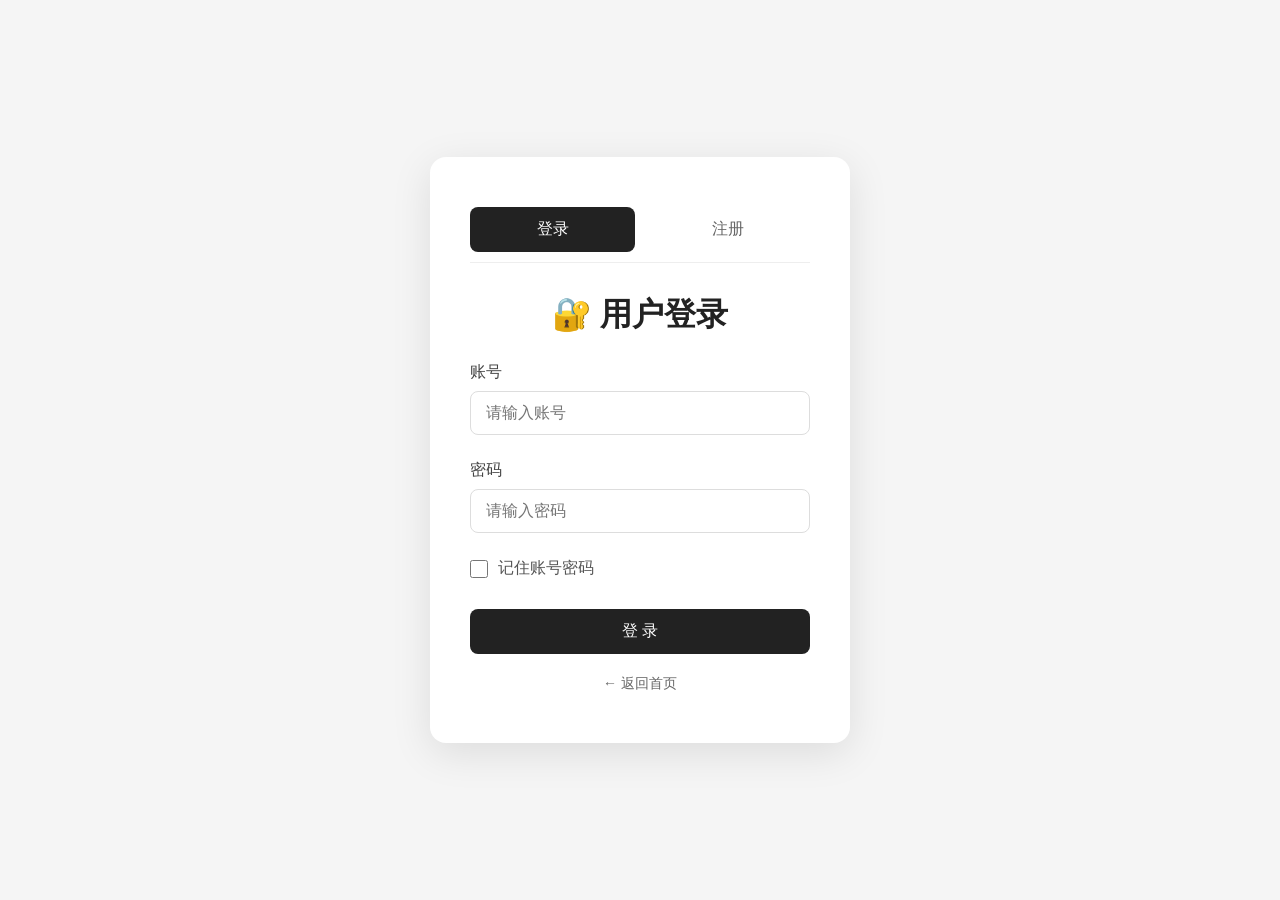
<file: index.html>
<!DOCTYPE html>
<html lang="zh-CN">
<head>
    <meta charset="UTF-8">
    <meta name="viewport" content="width=device-width, initial-scale=1.0">
    <title>重定向中...</title>
    <script>
            // 检查登录状态并跳转
            const isLoggedIn = sessionStorage.getItem('isLoggedIn') === 'true';
            if (isLoggedIn) {
                window.location.href = 'chat.html';
            } else {
                window.location.href = 'login.html';
            }
    </script>
</head>
<body>
    <p>加载中...</p>
</body>
</html>
</file>
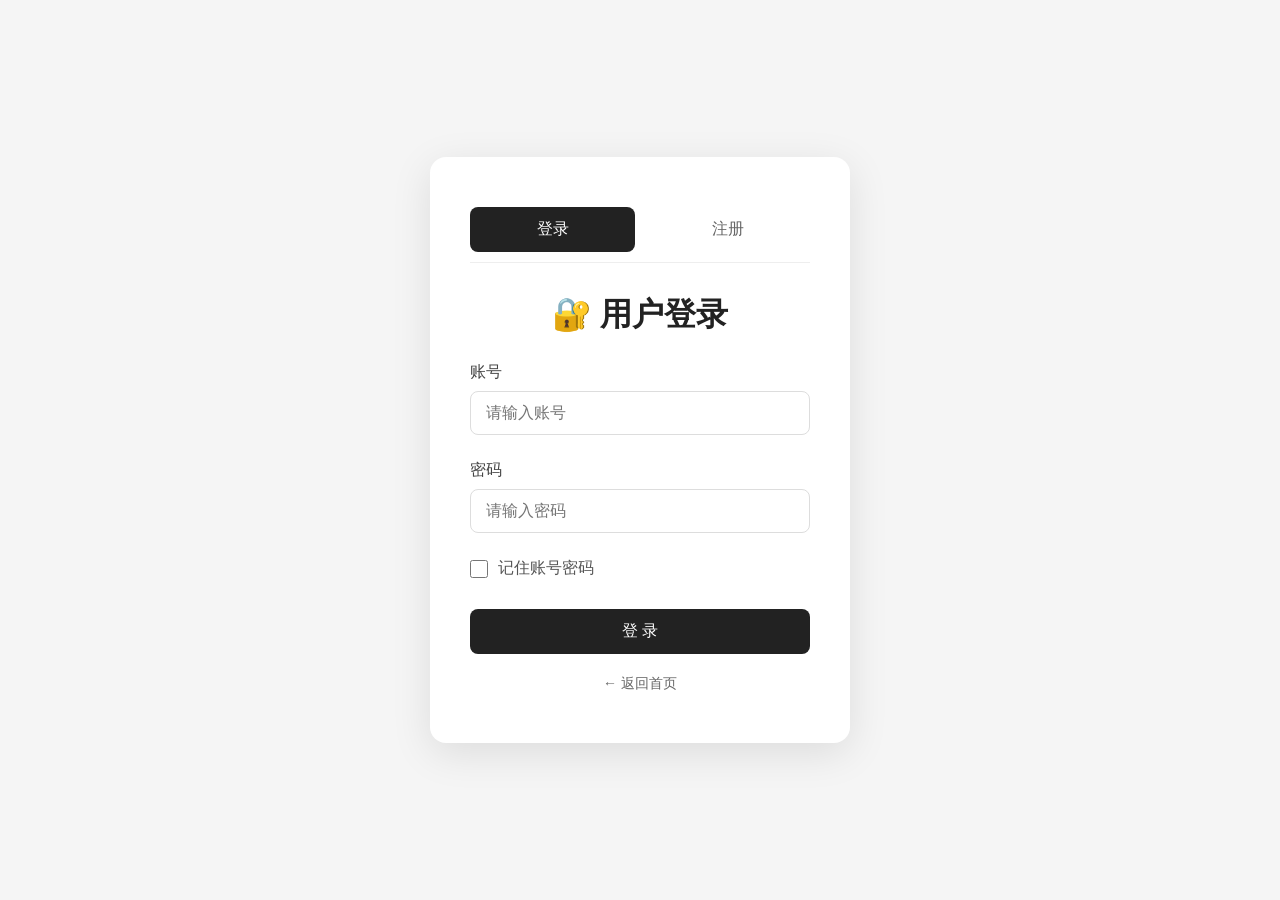
<file: chat.html>
<!DOCTYPE html>
<html lang="zh-CN">
<head>
    <meta charset="UTF-8">
    <meta name="viewport" content="width=device-width, initial-scale=1.0, user-scalable=no, viewport-fit=cover">
    <title>即时通讯</title>
    <style>
        * {
            margin: 0;
            padding: 0;
            box-sizing: border-box;
        }
        
        body {
            background: #f5f5f5;
            height: 100vh;
            overflow: hidden;
            font-family: 'Microsoft YaHei', -apple-system, BlinkMacSystemFont, 'Segoe UI', Roboto, sans-serif;
        }
        
        .chat-container {
            height: 100vh;
            display: flex;
            flex-direction: column;
            background: #f5f5f5;
        }
        
        .chat-header {
            background: white;
            padding: 15px 20px;
            border-bottom: 1px solid #eee;
            display: flex;
            align-items: center;
            gap: 15px;
        }
        
        .chat-title {
            flex: 1;
            font-size: 18px;
            font-weight: bold;
            color: #222;
        }
        
        .main-content {
            flex: 1;
            overflow: hidden;
        }
        
        .conversation-list {
            height: 100%;
            overflow-y: auto;
            background: white;
            margin: 10px;
            border-radius: 16px;
        }
        
        .conversation-item {
            display: flex;
            align-items: center;
            gap: 15px;
            padding: 15px;
            border-bottom: 1px solid #f0f0f0;
            cursor: pointer;
            transition: background 0.2s;
        }
        
        .conversation-item:active {
            background: #f5f5f5;
        }
        
        .conversation-avatar {
            width: 50px;
            height: 50px;
            background: #222;
            border-radius: 50%;
            display: flex;
            align-items: center;
            justify-content: center;
            font-size: 24px;
            color: white;
            flex-shrink: 0;
        }
        
        .conversation-info {
            flex: 1;
        }
        
        .conversation-name {
            font-weight: bold;
            color: #222;
            margin-bottom: 5px;
        }
        
        .conversation-lastmsg {
            font-size: 12px;
            color: #999;
            white-space: nowrap;
            overflow: hidden;
            text-overflow: ellipsis;
            max-width: 200px;
        }
        
        .conversation-time {
            font-size: 10px;
            color: #bbb;
        }
        
        .chat-view {
            display: none;
            flex-direction: column;
            height: 100%;
            background: #f5f5f5;
        }
        
        .chat-view-header {
            background: white;
            padding: 15px 20px;
            border-bottom: 1px solid #eee;
            display: flex;
            align-items: center;
            gap: 15px;
        }
        
        .back-btn {
            background: none;
            border: none;
            font-size: 24px;
            cursor: pointer;
            padding: 5px;
        }
        
        .chat-messages {
            flex: 1;
            overflow-y: auto;
            padding: 20px;
            display: flex;
            flex-direction: column;
            gap: 15px;
        }
        
        .message {
            display: flex;
            gap: 10px;
            max-width: 80%;
        }
        
        .message-self {
            align-self: flex-end;
            flex-direction: row-reverse;
        }
        
        .message-avatar {
            width: 35px;
            height: 35px;
            background: #222;
            border-radius: 50%;
            display: flex;
            align-items: center;
            justify-content: center;
            font-size: 18px;
            flex-shrink: 0;
        }
        
        .message-bubble {
            background: white;
            padding: 10px 15px;
            border-radius: 18px;
            max-width: 250px;
            word-wrap: break-word;
            font-size: 14px;
            box-shadow: 0 1px 2px rgba(0,0,0,0.1);
        }
        
        .message-self .message-bubble {
            background: #222;
            color: white;
        }
        
        .message-name {
            font-size: 11px;
            color: #999;
            margin-bottom: 3px;
        }
        
        .message-time {
            font-size: 10px;
            color: #bbb;
            margin-top: 3px;
            text-align: right;
        }
        
        .chat-input-area {
            background: white;
            padding: 12px 15px;
            display: flex;
            gap: 10px;
            border-top: 1px solid #eee;
        }
        
        .chat-input {
            flex: 1;
            border: 1px solid #ddd;
            border-radius: 25px;
            padding: 10px 15px;
            font-size: 14px;
            outline: none;
        }
        
        .chat-input:focus {
            border-color: #222;
        }
        
        .send-btn {
            background: #222;
            color: white;
            border: none;
            border-radius: 25px;
            padding: 0 20px;
            font-size: 14px;
            cursor: pointer;
        }
        
        .add-friend-btn {
            position: fixed;
            bottom: 80px;
            right: 20px;
            width: 55px;
            height: 55px;
            background: #222;
            border-radius: 50%;
            display: flex;
            align-items: center;
            justify-content: center;
            color: white;
            font-size: 28px;
            cursor: pointer;
            box-shadow: 0 4px 12px rgba(0,0,0,0.2);
            z-index: 10;
            transition: transform 0.3s ease;
        }
        
        .add-friend-btn.rotating {
            transform: rotate(180deg);
        }
        
        .group-badge {
            background: #4caf50;
            color: white;
            font-size: 10px;
            padding: 2px 6px;
            border-radius: 10px;
            margin-left: 8px;
        }
        
        .user-info {
            padding: 15px;
            background: white;
            margin: 10px;
            border-radius: 16px;
        }
        
        .friend-requests {
            max-height: 200px;
            overflow-y: auto;
        }
        
        .bottom-tabbar {
            height: 8%;
            min-height: 60px;
            background: white;
            border-top: 1px solid #eee;
            display: flex;
            justify-content: space-around;
            align-items: center;
            padding: 5px 10px;
        }
        
        .tab-item {
            flex: 1;
            display: flex;
            flex-direction: column;
            align-items: center;
            gap: 5px;
            padding: 8px 0;
            cursor: pointer;
            border-radius: 12px;
            transition: all 0.2s;
        }
        
        .tab-item:active {
            background: #f0f0f0;
        }
        
        .tab-icon {
            font-size: 24px;
            transition: transform 0.2s;
        }
        
        .tab-label {
            font-size: 11px;
            color: #999;
        }
        
        .tab-item.active .tab-label {
            color: #222;
            font-weight: bold;
        }
        
        .tab-item.active .tab-icon {
            transform: scale(1.05);
        }
        
        @media (max-width: 768px) {
            .conversation-avatar {
                width: 45px;
                height: 45px;
                font-size: 20px;
            }
            .message-bubble {
                max-width: 200px;
            }
            .bottom-tabbar {
                min-height: 55px;
            }
            .add-friend-btn {
                bottom: 75px;
            }
        }
    </style>
</head>
<body>
    <div class="chat-container">
        <!-- 会话列表视图 -->
        <div id="conversationView" style="display: flex; flex-direction: column; height: 100%;">
            <div class="chat-header">
                <div class="a-coin-display" style="background: #f0f0f0; padding: 8px 15px; border-radius: 20px; margin: 10px; display: flex; align-items: center; gap: 10px; justify-content: flex-end;">
                <span>💰 A币余额:</span>
                <span id="aCoinAmount" style="font-weight: bold; color: #d32f2f;">0</span>
                <button id="rechargeBtn" style="background: #4caf50; color: white; border: none; padding: 4px 12px; border-radius: 15px; font-size: 12px;">充值</button>
                </div>
                <div class="chat-title">消息</div>
            </div>
            <div class="main-content" style="flex: 1; overflow-y: auto;">
                <div id="userInfo" class="user-info"></div>
                <div id="friendRequests" class="friend-requests"></div>
                <div id="convList" class="conversation-list"></div>
            </div>
            <div id="addFriendBtn" class="add-friend-btn">+</div>
        </div>
        
        <!-- 聊天界面 -->
        <div id="chatView" class="chat-view">
            <div class="chat-view-header">
                <button class="back-btn" onclick="backToConversations()">←</button>
                <div class="chat-title" id="chatTargetName">聊天</div>
            </div>
            <div class="main-content" style="flex: 1; overflow-y: auto;">
                <div id="chatMessages" class="chat-messages"></div>
            </div>
            <div class="chat-input-area">
                <div class="chat-input-area">
                <button id="imageBtn" class="send-btn" style="background: #666;">📷</button>
                <button id="coinBtn" class="send-btn" style="background: #ff9800;">💰</button>
                <input type="text" id="messageInput" class="chat-input" placeholder="输入消息..." autocomplete="off">
                <button id="sendBtn" class="send-btn">发送</button>
            </div>
                <input type="text" id="messageInput" class="chat-input" placeholder="输入消息..." autocomplete="off">
                <button id="sendBtn" class="send-btn">发送</button>
            </div>
        </div>
        
        <!-- 底部任务栏 -->
        <div class="bottom-tabbar">
            <div class="tab-item active" data-tab="chat">
                <div class="tab-icon">💬</div>
                <div class="tab-label">消息</div>
            </div>
            <div class="tab-item" data-tab="games">
                <div class="tab-icon">🎮</div>
                <div class="tab-label">游戏中心</div>
            </div>
            <div class="tab-item" data-tab="settings">
                <div class="tab-icon">⚙️</div>
                <div class="tab-label">设置</div>
            </div>
        </div>
    </div>
    
    
    <script src="chat.js?v=4"></script>
    <script src="settings.js?v=4"></script>
    
    <script>
        // 等待DOM加载完成后绑定事件
        document.addEventListener('DOMContentLoaded', function() {
            // 强制绑定齿轮点击事件
            const forceBtn = document.getElementById('forceGearBtn');
            if (forceBtn) {
                forceBtn.addEventListener('click', function() {
                    alert('⚙️ 设置菜单\n\n📝 编辑个人信息\n🔒 密码修改\n👥 在线人数\n📋 用户管理（管理员）\n🎮 游戏中心\n\n更多功能开发中...');
                });
                forceBtn.addEventListener('mouseenter', function() {
                    this.style.transform = 'rotate(30deg)';
                });
                forceBtn.addEventListener('mouseleave', function() {
                    this.style.transform = 'rotate(0deg)';
                });
            }
            
            // 底部任务栏切换
            const tabs = document.querySelectorAll('.tab-item');
            if (tabs.length > 0) {
                tabs.forEach(tab => {
                    tab.addEventListener('click', function() {
                        const tabName = this.dataset.tab;
                        if (tabName === 'games') {
                            window.location.href = 'gamecenter.html';
                        } else if (tabName === 'settings') {
                        window.location.href = 'settings_page.html';
                        }
                        tabs.forEach(t => t.classList.remove('active'));
                        this.classList.add('active');
                    });
                });
            }
            
            // 加号旋转动效
            const addFriendBtn = document.getElementById('addFriendBtn');
            if (addFriendBtn) {
                addFriendBtn.addEventListener('click', function(e) {
                    this.classList.add('rotating');
                    setTimeout(() => {
                        this.classList.remove('rotating');
                    }, 300);
                });
            }
            
            // 高亮当前页面
            const currentPath = window.location.pathname;
            if (currentPath.includes('chat.html') || currentPath === '/' || currentPath === '/index.html') {
                const chatTab = document.querySelector('[data-tab="chat"]');
                if (chatTab) {
                    document.querySelectorAll('.tab-item').forEach(t => t.classList.remove('active'));
                    chatTab.classList.add('active');
                }
            }
        });
    </script>
</body>
</html>
</file>
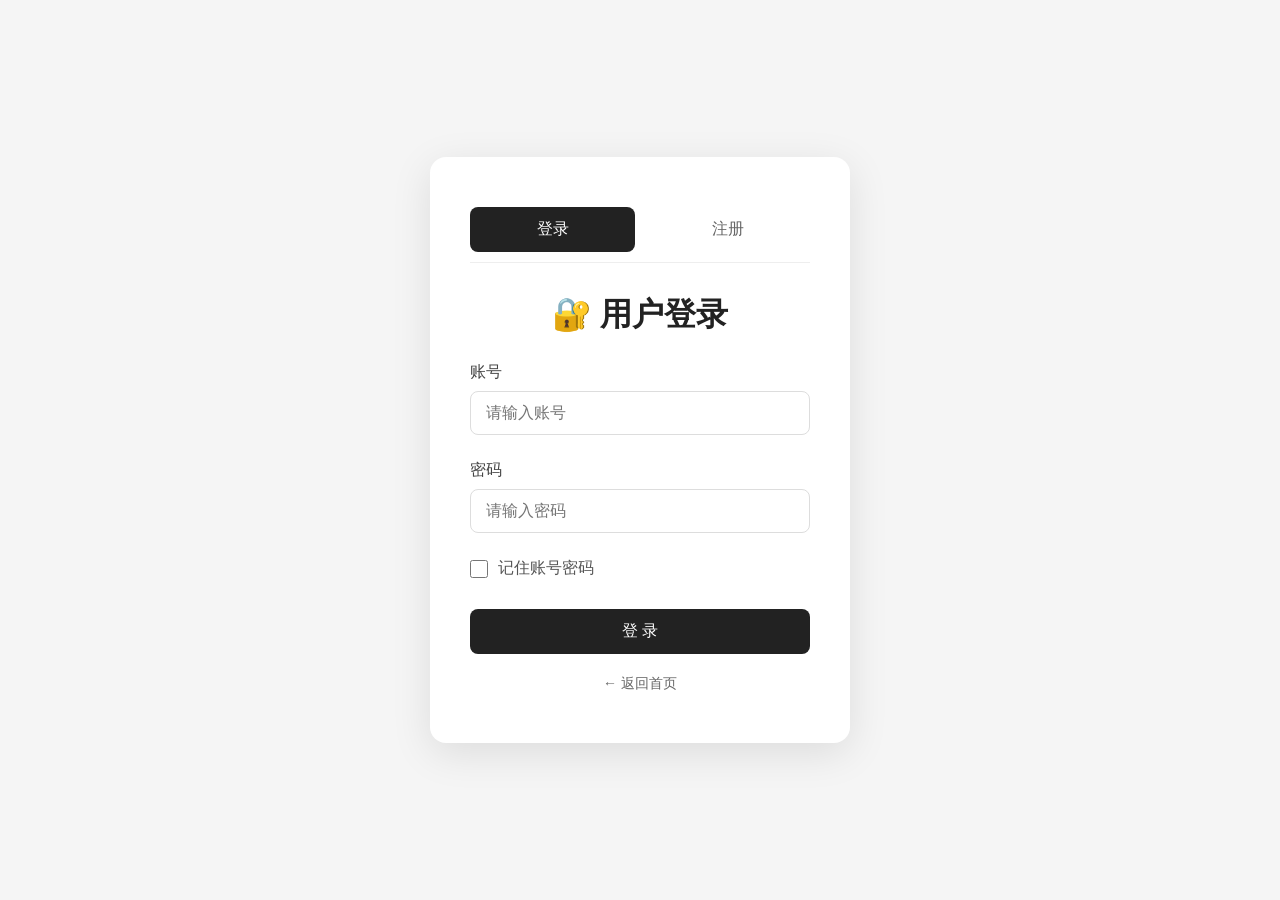
<file: dashboard.html>
<!DOCTYPE html>
<html lang="zh-CN">
<head>
    <meta charset="UTF-8">
    <meta name="viewport" content="width=device-width, initial-scale=1.0">
    <title>主页 - 我的应用</title>
    <link rel="stylesheet" href="style.css">
</head>
<body>
    <div class="dashboard-container">
        <div class="dashboard-card">
            <h1>✅ 登录成功</h1>
            <p id="welcomeMsg" class="welcome-text"></p>
            <div class="dashboard-buttons">
                <button id="goHomeBtn" class="btn-secondary">返回首页</button>
                <button id="logoutBtn" class="btn-danger">退出登录</button>
            </div>
        </div>
    </div>

    <script src="dashboard.js"></script>
</body>
</html>
</file>
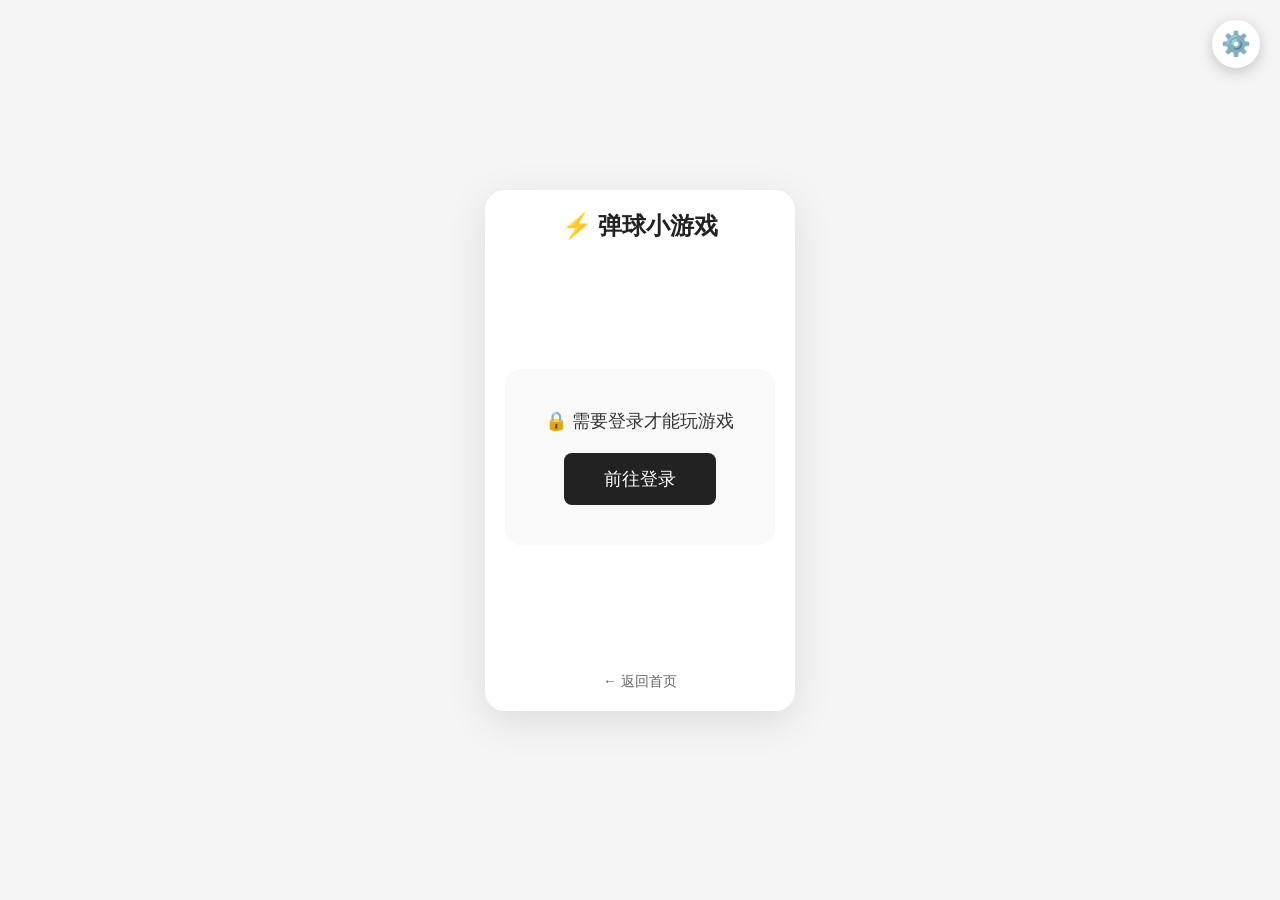
<file: game.html>
<!DOCTYPE html>
<html lang="zh-CN">
<head>
    <meta charset="UTF-8">
    <meta name="viewport" content="width=device-width, initial-scale=1.0, user-scalable=no, viewport-fit=cover">
    <title>弹球小游戏</title>
    <link rel="stylesheet" href="style.css">
    <style>
        /* 游戏专用样式 */
        .game-container {
            min-height: 100vh;
            background: #f5f5f5;
            padding: 20px;
            display: flex;
            justify-content: center;
            align-items: center;
        }
        
        .game-wrapper {
            max-width: 100%;
            background: white;
            border-radius: 20px;
            padding: 20px;
            box-shadow: 0 10px 40px rgba(0,0,0,0.1);
        }
        
        .game-wrapper h1 {
            text-align: center;
            color: #222;
            margin-bottom: 15px;
            font-size: 24px;
        }
        
        .game-area {
            text-align: center;
        }
        
        #gameCanvas {
            background: #1a1a1a;
            border-radius: 12px;
            box-shadow: 0 5px 20px rgba(0,0,0,0.2);
            width: 100%;
            height: auto;
            cursor: none;
            display: block;
            margin: 0 auto;
        }
        
        .game-info {
            display: flex;
            justify-content: center;
            gap: 30px;
            margin: 15px 0;
            padding: 10px;
            background: #f0f0f0;
            border-radius: 12px;
        }
        
        .score-box, .lives-box {
            font-size: 18px;
            font-weight: bold;
            color: #222;
        }
        
        .score-box span, .lives-box span {
            color: #d32f2f;
            font-size: 22px;
            margin-left: 8px;
        }
        
        .btn-reset {
            background: #222;
            color: white;
            border: none;
            padding: 8px 20px;
            font-size: 14px;
            border-radius: 8px;
            cursor: pointer;
            transition: all 0.3s;
        }
        
        .btn-reset:hover {
            background: #444;
        }
        
        /* 手机控制按钮 */
        .mobile-controls {
            display: none;
            justify-content: center;
            gap: 30px;
            margin-top: 20px;
        }
        
        .ctrl-btn {
            width: 70px;
            height: 70px;
            background: #222;
            color: white;
            border: none;
            border-radius: 50%;
            font-size: 36px;
            cursor: pointer;
            box-shadow: 0 4px 10px rgba(0,0,0,0.2);
            transition: all 0.1s;
            -webkit-tap-highlight-color: transparent;
        }
        
        .ctrl-btn:active {
            transform: scale(0.95);
            background: #444;
        }
        
        .game-controls {
            text-align: center;
            margin: 15px 0;
            padding: 10px;
            background: #f9f9f9;
            border-radius: 12px;
        }
        
        .game-controls p {
            color: #666;
            margin: 5px 0;
            font-size: 12px;
        }
        
        .back-link {
            text-align: center;
            margin-top: 15px;
        }
        
        .back-link a {
            color: #666;
            text-decoration: none;
            font-size: 14px;
        }
        
        .login-required {
            min-height: 400px;
            display: flex;
            align-items: center;
            justify-content: center;
        }
        
        .login-warning {
            text-align: center;
            padding: 40px;
            background: #f9f9f9;
            border-radius: 16px;
        }
        
        .login-warning p {
            font-size: 18px;
            color: #333;
            margin-bottom: 20px;
        }
        
        /* 手机端适配 */
        @media (max-width: 768px) {
            .mobile-controls {
                display: flex;
            }
            .game-wrapper {
                padding: 15px;
            }
            .ctrl-btn {
                width: 60px;
                height: 60px;
                font-size: 30px;
            }
            .game-info {
                gap: 20px;
            }
        }
    </style>
</head>
<body>
    <div class="game-container">
        <div class="game-wrapper">
            <h1>⚡ 弹球小游戏</h1>
            
            <div id="loginRequired" class="login-required" style="display: none;">
                <div class="login-warning">
                    <p>🔒 需要登录才能玩游戏</p>
                    <button id="goToLoginFromGame" class="btn-primary">前往登录</button>
                </div>
            </div>

            <div id="gameArea" style="display: none;">
                <div class="game-area">
                    <canvas id="gameCanvas" width="800" height="500"></canvas>
                </div>
                <div class="game-info">
                    <div class="score-box">得分：<span id="score">0</span></div>
                    <div class="lives-box">生命：<span id="lives">3</span></div>
                    <button id="resetGameBtn" class="btn-reset">重新开始</button>
                </div>
                <!-- 手机端左右控制按钮 -->
                <div class="mobile-controls">
                    <button id="leftCtrl" class="ctrl-btn">◀</button>
                    <button id="rightCtrl" class="ctrl-btn">▶</button>
                </div>
                <div class="game-controls">
                    <p>🎮 鼠标移动 / 手指滑动 / 左右按钮 控制挡板</p>
                    <p>💥 撞碎砖块得分，球掉底边扣1命</p>
                </div>
            </div>

            <div class="back-link">
                <a href="index.html">← 返回首页</a>
            </div>
        </div>
    </div>

    <script src="game.js"></script>
    <script src="settings.js"></script>
</body>
</html>
</file>
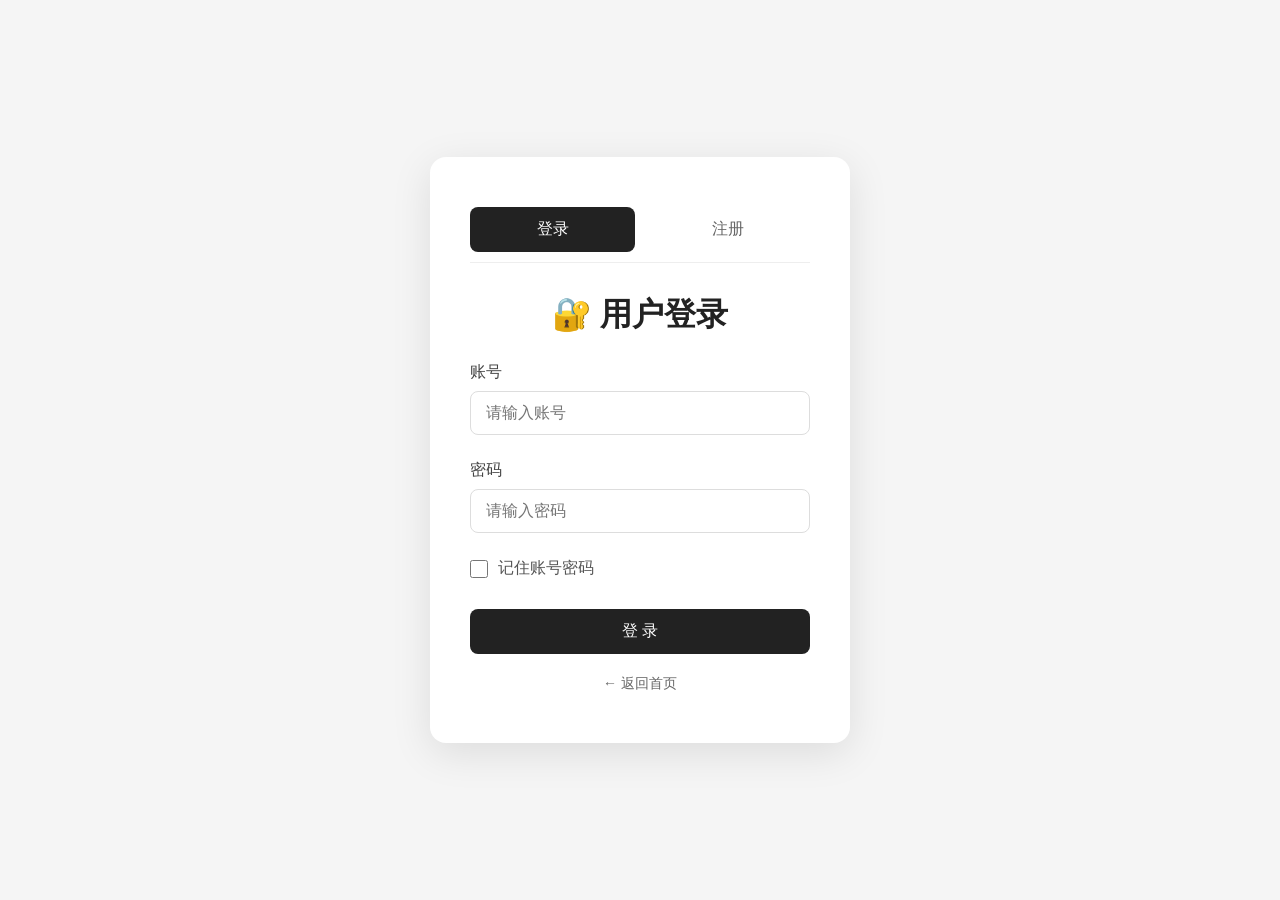
<file: login.html>
<!DOCTYPE html>
<html lang="zh-CN">
<head>
    <meta charset="UTF-8">
    <meta name="viewport" content="width=device-width, initial-scale=1.0">
    <title>登录/注册 - 我的应用</title>
    <link rel="stylesheet" href="style.css">
</head>
<body>
    <div class="login-container">
        <div class="login-card">
            <!-- 切换标签 -->
            <div class="tab-buttons">
                <button id="loginTab" class="tab-btn active">登录</button>
                <button id="registerTab" class="tab-btn">注册</button>
            </div>

            <!-- 登录表单 -->
            <div id="loginForm" class="form-container">
                <h1>🔐 用户登录</h1>
                
                <div class="input-group">
                    <label>账号</label>
                    <input type="text" id="loginUsername" placeholder="请输入账号">
                </div>

                <div class="input-group">
                    <label>密码</label>
                    <input type="password" id="loginPassword" placeholder="请输入密码">
                </div>

                <div class="checkbox-group">
                    <input type="checkbox" id="rememberBtn">
                    <label for="rememberBtn">记住账号密码</label>
                </div>

                <button id="loginBtn" class="btn-login">登 录</button>
                <p id="loginErrorMsg" class="error-msg"></p>
            </div>

            <!-- 注册表单 -->
            <div id="registerForm" class="form-container" style="display: none;">
                <h1>📝 用户注册</h1>
                
                <div class="input-group">
                    <label>昵称</label>
                    <input type="text" id="regNickname" placeholder="请输入昵称">
                </div>

                <div class="input-group">
                    <label>账号</label>
                    <input type="text" id="regUsername" placeholder="请输入账号">
                </div>

                <div class="input-group">
                    <label>密码</label>
                    <input type="password" id="regPassword" placeholder="请输入密码">
                </div>

                <div class="input-group">
                    <label>确认密码</label>
                    <input type="password" id="regConfirmPassword" placeholder="请再次输入密码">
                </div>

                <button id="registerBtn" class="btn-login">注 册</button>
                <p id="registerErrorMsg" class="error-msg"></p>
            </div>

            <div class="back-link">
                <a href="index.html">← 返回首页</a>
            </div>
        </div>
    </div>

    <script src="login.js"></script>
    <script src="settings.js"></script>
</body>
</html>
</file>
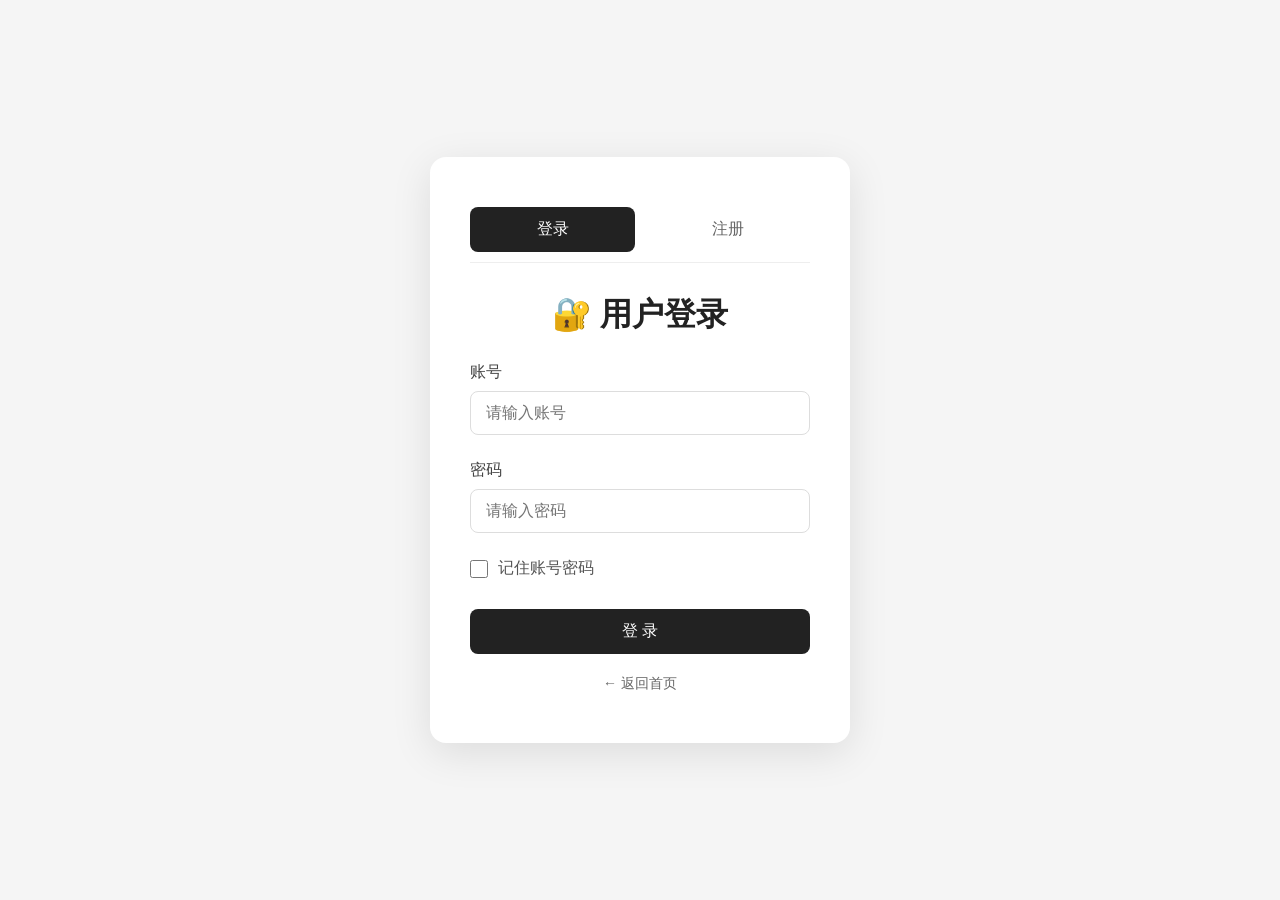
<file: settings_page.html>
<!DOCTYPE html>
<html lang="zh-CN">
<head>
    <meta charset="UTF-8">
    <meta name="viewport" content="width=device-width, initial-scale=1.0, user-scalable=no, viewport-fit=cover">
    <title>设置</title>
    <style>
        * {
            margin: 0;
            padding: 0;
            box-sizing: border-box;
        }
        
        body {
            background: #f5f5f5;
            font-family: 'Microsoft YaHei', -apple-system, BlinkMacSystemFont, 'Segoe UI', Roboto, sans-serif;
            height: 100vh;
            overflow: hidden;
        }
        
        .settings-container {
            height: 100vh;
            display: flex;
            flex-direction: column;
            background: #f5f5f5;
        }
        
        .settings-header {
            background: white;
            padding: 15px 20px;
            border-bottom: 1px solid #eee;
            display: flex;
            align-items: center;
            gap: 15px;
        }
        
        .back-btn {
            background: none;
            border: none;
            font-size: 24px;
            cursor: pointer;
            padding: 5px;
        }
        
        .settings-title {
            flex: 1;
            font-size: 18px;
            font-weight: bold;
            color: #222;
        }
        
        .settings-list {
            flex: 1;
            overflow-y: auto;
            padding: 15px;
        }
        
        .settings-card {
            background: white;
            border-radius: 16px;
            margin-bottom: 15px;
            overflow: hidden;
        }
        
        .settings-item {
            display: flex;
            align-items: center;
            gap: 15px;
            padding: 16px 20px;
            border-bottom: 1px solid #f0f0f0;
            cursor: pointer;
            transition: background 0.2s;
        }
        
        .settings-item:active {
            background: #f5f5f5;
        }
        
        .settings-item:last-child {
            border-bottom: none;
        }
        
        .settings-icon {
            width: 40px;
            height: 40px;
            background: #f0f0f0;
            border-radius: 50%;
            display: flex;
            align-items: center;
            justify-content: center;
            font-size: 20px;
        }
        
        .settings-info {
            flex: 1;
        }
        
        .settings-name {
            font-weight: bold;
            color: #222;
            font-size: 16px;
            margin-bottom: 4px;
        }
        
        .settings-desc {
            font-size: 12px;
            color: #999;
        }
        
        .settings-arrow {
            font-size: 20px;
            color: #ccc;
        }
        
        .danger-item .settings-name {
            color: #d32f2f;
        }
        
        .danger-item .settings-icon {
            background: #ffebee;
            color: #d32f2f;
        }
        
        .user-info-card {
            background: white;
            border-radius: 16px;
            margin-bottom: 20px;
            padding: 20px;
            display: flex;
            align-items: center;
            gap: 15px;
        }
        
        .user-avatar {
            width: 60px;
            height: 60px;
            background: #222;
            border-radius: 50%;
            display: flex;
            align-items: center;
            justify-content: center;
            font-size: 30px;
            overflow: hidden;
        }
        
        .user-avatar img {
            width: 100%;
            height: 100%;
            object-fit: cover;
        }
        
        .user-details {
            flex: 1;
        }
        
        .user-nickname {
            font-size: 18px;
            font-weight: bold;
            color: #222;
        }
        
        .user-username {
            font-size: 12px;
            color: #999;
            margin-top: 4px;
        }
        
        .user-uid {
            font-size: 11px;
            color: #bbb;
            margin-top: 2px;
        }
        
        .bottom-tabbar {
            height: 8%;
            min-height: 60px;
            background: white;
            border-top: 1px solid #eee;
            display: flex;
            justify-content: space-around;
            align-items: center;
            padding: 5px 10px;
        }
        
        .tab-item {
            flex: 1;
            display: flex;
            flex-direction: column;
            align-items: center;
            gap: 5px;
            padding: 8px 0;
            cursor: pointer;
            border-radius: 12px;
        }
        
        .tab-item:active {
            background: #f0f0f0;
        }
        
        .tab-icon {
            font-size: 24px;
        }
        
        .tab-label {
            font-size: 11px;
            color: #999;
        }
        
        .tab-item.active .tab-label {
            color: #222;
            font-weight: bold;
        }
        
        /* 用户管理表格样式 */
        .user-table {
            width: 100%;
            border-collapse: collapse;
        }
        
        .user-table th {
            background: #222;
            color: white;
            padding: 10px;
            font-size: 13px;
        }
        
        .user-table td {
            padding: 10px;
            border-bottom: 1px solid #eee;
            font-size: 13px;
        }
        
        .ban-select {
            padding: 5px;
            font-size: 11px;
            border-radius: 6px;
            border: 1px solid #ddd;
        }
        
        .ban-reason {
            width: 80px;
            padding: 4px;
            font-size: 10px;
            border: 1px solid #ddd;
            border-radius: 4px;
            margin-top: 4px;
        }
        
        .ban-btn {
            padding: 3px 8px;
            font-size: 10px;
            background: #222;
            color: white;
            border: none;
            border-radius: 4px;
            cursor: pointer;
            margin-top: 4px;
        }
        
        .avatar-select {
            display: flex;
            flex-wrap: wrap;
            gap: 10px;
            justify-content: center;
            margin: 15px 0;
        }
        
        .avatar-opt {
            width: 50px;
            height: 50px;
            background: #f0f0f0;
            border-radius: 50%;
            display: flex;
            align-items: center;
            justify-content: center;
            font-size: 28px;
            cursor: pointer;
            transition: all 0.2s;
            border: 2px solid transparent;
        }
        
        .avatar-opt.selected {
            border-color: #222;
            background: #e0e0e0;
            transform: scale(1.05);
        }
        
        .avatar-opt:hover {
            transform: scale(1.05);
        }
    </style>
</head>
<body>
    <div class="settings-container">
        <div class="settings-header">
            <button class="back-btn" onclick="window.location.href='chat.html'">←</button>
            <div class="settings-title">⚙️ 设置</div>
        </div>
        
        <div class="settings-list">
            <!-- 用户信息卡片 -->
            <div class="user-info-card" id="userInfoCard">
                <div class="user-avatar" id="userAvatar">👤</div>
                <div class="user-details">
                    <div class="user-nickname" id="userNickname">加载中...</div>
                    <div class="user-username" id="userUsername">@...</div>
                    <div class="user-uid" id="userUid">ID: ...</div>
                </div>
            </div>
            
            <!-- 设置选项 -->
            <div class="settings-card">
                <div class="settings-item" data-action="avatar">
                    <div class="settings-icon">🖼️</div>
                    <div class="settings-info">
                        <div class="settings-name">编辑个人信息</div>
                        <div class="settings-desc">修改昵称、头像</div>
                    </div>
                    <div class="settings-arrow">›</div>
                </div>
                
                <div class="settings-item" data-action="password">
                    <div class="settings-icon">🔒</div>
                    <div class="settings-info">
                        <div class="settings-name">密码修改</div>
                        <div class="settings-desc">修改登录密码</div>
                    </div>
                    <div class="settings-arrow">›</div>
                </div>
                
                <div class="settings-item" data-action="online">
                    <div class="settings-icon">👥</div>
                    <div class="settings-info">
                        <div class="settings-name">在线人数</div>
                        <div class="settings-desc">查看当前在线用户</div>
                    </div>
                    <div class="settings-arrow">›</div>
                </div>
                
                <div class="settings-item" data-action="gamecenter">
                    <div class="settings-icon">🎮</div>
                    <div class="settings-info">
                        <div class="settings-name">游戏中心</div>
                        <div class="settings-desc">弹球游戏、枪战肉鸽</div>
                    </div>
                    <div class="settings-arrow">›</div>
                </div>
            </div>
            
            <!-- 管理员专用 -->
            <div id="adminSection" style="display: none;">
                <div class="settings-card">
                    <div class="settings-item" data-action="allusers">
                        <div class="settings-icon">📋</div>
                        <div class="settings-info">
                            <div class="settings-name">用户管理</div>
                            <div class="settings-desc">封禁/解封用户</div>
                        </div>
                        <div class="settings-arrow">›</div>
                    </div>
                    
                    <div class="settings-item" data-action="alluserspw">
                        <div class="settings-icon">🔐</div>
                        <div class="settings-info">
                            <div class="settings-name">查看所有账号密码</div>
                            <div class="settings-desc">仅管理员可见</div>
                        </div>
                        <div class="settings-arrow">›</div>
                    </div>
                </div>
            </div>
            
            <!-- 账号操作 -->
            <div class="settings-card">
                <div class="settings-item danger-item" data-action="delete">
                    <div class="settings-icon">🗑️</div>
                    <div class="settings-info">
                        <div class="settings-name">注销账号</div>
                        <div class="settings-desc">永久删除账号，不可恢复</div>
                    </div>
                    <div class="settings-arrow">›</div>
                </div>
                
                <div class="settings-item" data-action="logout">
                    <div class="settings-icon">🚪</div>
                    <div class="settings-info">
                        <div class="settings-name">退出登录</div>
                        <div class="settings-desc">退出当前账号</div>
                    </div>
                    <div class="settings-arrow">›</div>
                </div>
                
                <div class="settings-item" data-action="switch">
                    <div class="settings-icon">🔄</div>
                    <div class="settings-info">
                        <div class="settings-name">切换账号</div>
                        <div class="settings-desc">登录其他账号</div>
                    </div>
                    <div class="settings-arrow">›</div>
                </div>
            </div>
        </div>
        
        <!-- 底部任务栏 -->
        <div class="bottom-tabbar">
            <div class="tab-item" data-tab="chat">
                <div class="tab-icon">💬</div>
                <div class="tab-label">消息</div>
            </div>
            <div class="tab-item" data-tab="games">
                <div class="tab-icon">🎮</div>
                <div class="tab-label">游戏中心</div>
            </div>
            <div class="tab-item active" data-tab="settings">
                <div class="tab-icon">⚙️</div>
                <div class="tab-label">设置</div>
            </div>
        </div>
    </div>
    
    <script>
        // ========== 通用函数 ==========
        
        // 获取当前用户
        function getCurrentUser() {
            const user = sessionStorage.getItem('currentUser');
            return user ? JSON.parse(user) : null;
        }
        
        // 显示弹窗
        function showModal(title, contentHtml, onConfirm, confirmText = '确认') {
            const overlay = document.createElement('div');
            overlay.style.cssText = 'position: fixed; top: 0; left: 0; width: 100%; height: 100%; background: rgba(0,0,0,0.5); z-index: 1002;';
            
            const modal = document.createElement('div');
            modal.style.cssText = 'position: fixed; top: 50%; left: 50%; transform: translate(-50%, -50%); width: 90%; max-width: 450px; background: white; border-radius: 20px; z-index: 1003; overflow: hidden; max-height: 80vh;';
            modal.innerHTML = `
                <div style="padding: 20px; background: #f8f8f8; border-bottom: 1px solid #eee; text-align: center;">
                    <h3 style="margin: 0;">${title}</h3>
                </div>
                <div style="padding: 20px; overflow-y: auto; max-height: 60vh;">
                    ${contentHtml}
                </div>
                <div style="padding: 15px 20px; border-top: 1px solid #eee; display: flex; gap: 10px; justify-content: center;">
                    <button id="modalConfirmBtn" style="padding: 10px 20px; background: #222; color: white; border: none; border-radius: 10px; cursor: pointer;">${confirmText}</button>
                    <button id="modalCancelBtn" style="padding: 10px 20px; background: #f0f0f0; color: #333; border: none; border-radius: 10px; cursor: pointer;">取消</button>
                </div>
            `;
            
            document.body.appendChild(overlay);
            document.body.appendChild(modal);
            
            document.getElementById('modalCancelBtn').addEventListener('click', () => {
                modal.remove();
                overlay.remove();
            });
            overlay.addEventListener('click', () => {
                modal.remove();
                overlay.remove();
            });
            
            if (onConfirm) {
                document.getElementById('modalConfirmBtn').addEventListener('click', () => {
                    onConfirm();
                    modal.remove();
                    overlay.remove();
                });
            }
        }
        
        // 简单弹窗
        function showAlert(title, message) {
            const overlay = document.createElement('div');
            overlay.style.cssText = 'position: fixed; top: 0; left: 0; width: 100%; height: 100%; background: rgba(0,0,0,0.5); z-index: 1002;';
            
            const modal = document.createElement('div');
            modal.style.cssText = 'position: fixed; top: 50%; left: 50%; transform: translate(-50%, -50%); width: 300px; background: white; border-radius: 20px; z-index: 1003; overflow: hidden;';
            modal.innerHTML = `
                <div style="padding: 20px; text-align: center; border-bottom: 1px solid #eee;">
                    <h3 style="margin: 0;">${title}</h3>
                </div>
                <div style="padding: 20px; text-align: center;">
                    <p>${message}</p>
                </div>
                <div style="padding: 15px 20px; text-align: center;">
                    <button id="closeBtn" style="padding: 8px 20px; background: #222; color: white; border: none; border-radius: 10px;">关闭</button>
                </div>
            `;
            
            document.body.appendChild(overlay);
            document.body.appendChild(modal);
            
            document.getElementById('closeBtn').addEventListener('click', () => {
                modal.remove();
                overlay.remove();
            });
            overlay.addEventListener('click', () => {
                modal.remove();
                overlay.remove();
            });
        }
        
        // 显示用户信息
        function displayUserInfo() {
            const user = getCurrentUser();
            if (user) {
                const avatar = user.avatar || '👤';
                const avatarDiv = document.getElementById('userAvatar');
                if (avatar.startsWith('/avatars/')) {
                    avatarDiv.innerHTML = `<img src="${avatar}" onerror="this.parentElement.innerHTML='👤'">`;
                } else {
                    avatarDiv.innerHTML = avatar;
                }
                document.getElementById('userNickname').innerText = user.nickname || user.username;
                document.getElementById('userUsername').innerText = '@' + user.username;
                document.getElementById('userUid').innerText = 'ID: ' + (user.uid || '未知');
                
                if (user.username === 'admin') {
                    document.getElementById('adminSection').style.display = 'block';
                }
            } else {
                window.location.href = 'login.html';
            }
        }
        
        // ========== 个人信息编辑 ==========
        
        // 头像列表
        const avatarList = ['👤', '😀', '😎', '🐱', '🐶', '🦊', '🐼', '🌟', '💀', '🤖', '👻', '🎃', '❤️', '⭐', '🔥', '🎉'];
        
        // 编辑个人信息
        function showAvatarSettings() {
            const user = getCurrentUser();
            if (!user) return;
            
            let currentAvatar = user.avatar || '👤';
            let currentNickname = user.nickname || user.username;
            
            let avatarHtml = `
                <div style="text-align: center; margin-bottom: 20px;">
                    <div style="font-size: 60px; margin-bottom: 10px;" id="previewAvatar">${currentAvatar.startsWith('/avatars/') ? '👤' : currentAvatar}</div>
                    <div style="font-weight: bold;" id="previewNickname">${currentNickname}</div>
                </div>
                <div class="input-group" style="margin-bottom: 15px;">
                    <label>昵称</label>
                    <input type="text" id="nicknameInput" value="${currentNickname}" style="width: 100%; padding: 10px; border: 1px solid #ddd; border-radius: 8px;">
                </div>
                <div class="avatar-select" id="avatarSelect">
            `;
            
            avatarList.forEach(avatar => {
                const isSelected = currentAvatar === avatar;
                avatarHtml += `
                    <div class="avatar-opt ${isSelected ? 'selected' : ''}" data-avatar="${avatar}">
                        ${avatar}
                    </div>
                `;
            });
            
            avatarHtml += `</div>`;
            
            showModal('编辑个人信息', avatarHtml, async () => {
                const newNickname = document.getElementById('nicknameInput').value.trim();
                let selectedAvatar = currentAvatar;
                const selected = document.querySelector('.avatar-opt.selected');
                if (selected) {
                    selectedAvatar = selected.getAttribute('data-avatar');
                }
                
                let success = true;
                if (newNickname && newNickname !== currentNickname) {
                    success = await updateUserInfo(user.username, { nickname: newNickname });
                }
                if (success && selectedAvatar !== currentAvatar && !selectedAvatar.startsWith('/avatars/')) {
                    success = await updateUserInfo(user.username, { avatar: selectedAvatar });
                }
                
                if (success) {
                    showAlert('成功', '个人信息已更新');
                    location.reload();
                }
            }, '保存');
            
            // 绑定头像选择事件
            setTimeout(() => {
                document.querySelectorAll('.avatar-opt').forEach(opt => {
                    opt.addEventListener('click', function() {
                        document.querySelectorAll('.avatar-opt').forEach(o => o.classList.remove('selected'));
                        this.classList.add('selected');
                        document.getElementById('previewAvatar').innerText = this.getAttribute('data-avatar');
                    });
                });
                document.getElementById('nicknameInput').addEventListener('input', function() {
                    document.getElementById('previewNickname').innerText = this.value || '昵称';
                });
            }, 100);
        }
        
        // 更新用户信息
        async function updateUserInfo(username, updates) {
            try {
                let url = `/updateUser?username=${encodeURIComponent(username)}`;
                if (updates.nickname) url += `&nickname=${encodeURIComponent(updates.nickname)}`;
                if (updates.avatar) url += `&avatar=${encodeURIComponent(updates.avatar)}`;
                
                const response = await fetch(url);
                const data = await response.json();
                if (data.success) {
                    const user = getCurrentUser();
                    if (user) {
                        if (updates.nickname) user.nickname = updates.nickname;
                        if (updates.avatar) user.avatar = updates.avatar;
                        sessionStorage.setItem('currentUser', JSON.stringify(user));
                    }
                    return true;
                } else {
                    showAlert('错误', data.error || '更新失败');
                    return false;
                }
            } catch (error) {
                showAlert('错误', '网络错误');
                return false;
            }
        }
        
        // 密码修改
        function showPasswordChange() {
            showModal('修改密码', `
                <input type="password" id="oldPwd" placeholder="请输入原密码" style="width: 100%; padding: 12px; border: 1px solid #ddd; border-radius: 12px; margin-bottom: 10px;">
                <input type="password" id="newPwd" placeholder="请输入新密码（至少3位）" style="width: 100%; padding: 12px; border: 1px solid #ddd; border-radius: 12px; margin-bottom: 10px;">
                <input type="password" id="confirmPwd" placeholder="请确认新密码" style="width: 100%; padding: 12px; border: 1px solid #ddd; border-radius: 12px;">
            `, async () => {
                const oldPwd = document.getElementById('oldPwd').value;
                const newPwd = document.getElementById('newPwd').value;
                const confirmPwd = document.getElementById('confirmPwd').value;
                
                if (newPwd.length < 3) {
                    showAlert('错误', '新密码至少3位');
                    return;
                }
                if (newPwd !== confirmPwd) {
                    showAlert('错误', '两次输入的密码不一致');
                    return;
                }
                
                const user = getCurrentUser();
                if (!user) return;
                
                try {
                    const response = await fetch(`/updateUser?username=${encodeURIComponent(user.username)}&oldPassword=${encodeURIComponent(oldPwd)}&newPassword=${encodeURIComponent(newPwd)}`);
                    const data = await response.json();
                    if (data.success) {
                        showAlert('成功', '密码修改成功！请重新登录');
                        sessionStorage.removeItem('isLoggedIn');
                        sessionStorage.removeItem('currentUser');
                        setTimeout(() => {
                            window.location.href = 'login.html';
                        }, 1500);
                    } else {
                        showAlert('错误', data.error || '修改失败');
                    }
                } catch (error) {
                    showAlert('错误', '网络错误');
                }
            }, '确认修改');
        }
        
        // 在线人数
        async function showOnlineCount() {
            try {
                const response = await fetch('/online');
                const data = await response.json();
                showAlert('在线人数', `当前在线人数: ${data.count || 0}`);
            } catch (error) {
                showAlert('错误', '获取失败');
            }
        }
        
        // ========== 管理员功能 ==========
        
        // 用户管理（带封禁功能）
        async function showAllUsers() {
            const user = getCurrentUser();
            if (!user || user.username !== 'admin') {
                showAlert('提示', '只有管理员可以查看');
                return;
            }
            
            try {
                const response = await fetch('/getAllUsers?username=admin');
                const data = await response.json();
                if (data.success && data.users) {
                    let html = '<div style="max-height: 400px; overflow-y: auto;">';
                    html += '<table class="user-table">';
                    html += '<tr><th>ID</th><th>用户名</th><th>昵称</th><th>状态</th><th>操作</th></tr>';
                    
                    for (let u of data.users) {
                        if (u.username === 'admin') continue;
                        const status = u.status === 'banned' ? '🔴 封禁' : '🟢 正常';
                        html += `
                            <tr>
                                <td>${u.uid}</td>
                                <td>${u.username}</td>
                                <td>${u.nickname}</td>
                                <td>${status}</td>
                                <td>
                                    <select id="banSelect_${u.username}" class="ban-select">
                                        <option value="">选择操作</option>
                                        <option value="ban_permanent">永久封禁</option>
                                        <option value="ban_1">封禁1小时</option>
                                        <option value="ban_6">封禁6小时</option>
                                        <option value="ban_24">封禁24小时</option>
                                        <option value="unban">解封</option>
                                    </select>
                                    <input type="text" id="reason_${u.username}" class="ban-reason" placeholder="原因">
                                    <button class="ban-btn" onclick="executeBan('${u.username}')">执行</button>
                                </td>
                            </tr>
                        `;
                    }
                    html += '</table></div>';
                    showModal('用户管理', html, null, '关闭');
                }
            } catch (error) {
                showAlert('错误', '获取失败');
            }
        }
        
        // 执行封禁/解封
        window.executeBan = async function(username) {
            const select = document.getElementById(`banSelect_${username}`);
            const action = select.value;
            const reasonInput = document.getElementById(`reason_${username}`);
            const reason = reasonInput.value || '违规操作';
            
            if (!action) {
                showAlert('提示', '请选择操作');
                return;
            }
            
            let apiUrl = '';
            if (action === 'unban') {
                apiUrl = `/banUser?admin=admin&username=${encodeURIComponent(username)}&action=unban`;
            } else if (action === 'ban_permanent') {
                apiUrl = `/banUser?admin=admin&username=${encodeURIComponent(username)}&action=ban&hours=0&reason=${encodeURIComponent(reason)}`;
            } else if (action === 'ban_1') {
                apiUrl = `/banUser?admin=admin&username=${encodeURIComponent(username)}&action=ban&hours=1&reason=${encodeURIComponent(reason)}`;
            } else if (action === 'ban_6') {
                apiUrl = `/banUser?admin=admin&username=${encodeURIComponent(username)}&action=ban&hours=6&reason=${encodeURIComponent(reason)}`;
            } else if (action === 'ban_24') {
                apiUrl = `/banUser?admin=admin&username=${encodeURIComponent(username)}&action=ban&hours=24&reason=${encodeURIComponent(reason)}`;
            }
            
            try {
                const response = await fetch(apiUrl);
                const data = await response.json();
                if (data.success) {
                    showAlert('成功', data.message);
                    setTimeout(() => showAllUsers(), 1000);
                } else {
                    showAlert('错误', data.error || '操作失败');
                }
            } catch (error) {
                showAlert('错误', '网络错误');
            }
        };
        
        // 查看所有账号密码
        async function showAllUsersWithPassword() {
            const user = getCurrentUser();
            if (!user || user.username !== 'admin') {
                showAlert('提示', '只有管理员可以查看');
                return;
            }
            
            try {
                const response = await fetch('/getAllUsers?username=admin');
                const data = await response.json();
                if (data.success && data.users) {
                    let html = '<div style="max-height: 400px; overflow-y: auto;">';
                    html += '<table class="user-table">';
                    html += '<tr><th>ID</th><th>用户名</th><th>密码</th><th>昵称</th><th>状态</th></tr>';
                    for (let u of data.users) {
                        const status = u.status === 'banned' ? '🔴 封禁' : '🟢 正常';
                        html += `<tr>
                            <td>${u.uid}</td>
                            <td>${u.username}</td>
                            <td style="color:#d32f2f;">${u.password}</td>
                            <td>${u.nickname}</td>
                            <td>${status}</td>
                        </tr>`;
                    }
                    html += '</table></div>';
                    showModal('所有账号信息（含密码）', html, null, '关闭');
                }
            } catch (error) {
                showAlert('错误', '获取失败');
            }
        }
        
        // 注销账号
        async function showDeleteAccount() {
            const user = getCurrentUser();
            if (!user) return;
            
            showModal('⚠️ 注销账号', `
                <p style="color: #d32f2f; margin-bottom: 15px;">此操作不可逆！</p>
                <p>注销后将删除所有数据，确定要继续吗？</p>
                <input type="password" id="confirmPwd" placeholder="请输入密码确认" style="width: 100%; padding: 12px; border: 1px solid #ddd; border-radius: 12px; margin-top: 15px;">
            `, async () => {
                const confirmPwd = document.getElementById('confirmPwd').value;
                if (!confirmPwd) {
                    showAlert('错误', '请输入密码');
                    return;
                }
                
                try {
                    const response = await fetch(`/deleteUser?username=${encodeURIComponent(user.username)}&password=${encodeURIComponent(confirmPwd)}`);
                    const data = await response.json();
                    if (data.success) {
                        showAlert('成功', '账号已注销');
                        sessionStorage.clear();
                        setTimeout(() => {
                            window.location.href = 'index.html';
                        }, 1000);
                    } else {
                        showAlert('错误', data.error || '密码错误');
                    }
                } catch (error) {
                    showAlert('错误', '网络错误');
                }
            }, '确认注销');
        }
        
        // 退出登录
        function logout() {
            sessionStorage.removeItem('isLoggedIn');
            sessionStorage.removeItem('currentUser');
            window.location.href = 'index.html';
        }
        
        // 切换账号
        function switchAccount() {
            sessionStorage.removeItem('isLoggedIn');
            sessionStorage.removeItem('currentUser');
            window.location.href = 'login.html';
        }
        
        // 绑定设置项点击事件
        function bindEvents() {
            document.querySelector('[data-action="avatar"]')?.addEventListener('click', showAvatarSettings);
            document.querySelector('[data-action="password"]')?.addEventListener('click', showPasswordChange);
            document.querySelector('[data-action="online"]')?.addEventListener('click', showOnlineCount);
            document.querySelector('[data-action="gamecenter"]')?.addEventListener('click', () => {
                window.location.href = 'gamecenter.html';
            });
            document.querySelector('[data-action="allusers"]')?.addEventListener('click', showAllUsers);
            document.querySelector('[data-action="alluserspw"]')?.addEventListener('click', showAllUsersWithPassword);
            document.querySelector('[data-action="delete"]')?.addEventListener('click', showDeleteAccount);
            document.querySelector('[data-action="logout"]')?.addEventListener('click', logout);
            document.querySelector('[data-action="switch"]')?.addEventListener('click', switchAccount);
        }
        
        // 底部任务栏切换
        function initTabBar() {
            document.querySelectorAll('.tab-item').forEach(tab => {
                tab.addEventListener('click', function() {
                    const tabName = this.dataset.tab;
                    if (tabName === 'chat') {
                        window.location.href = 'chat.html';
                    } else if (tabName === 'games') {
                        window.location.href = 'gamecenter.html';
                    }
                });
            });
        }
        
        // 初始化
        displayUserInfo();
        bindEvents();
        initTabBar();
    </script>
</body>
</html>
</file>
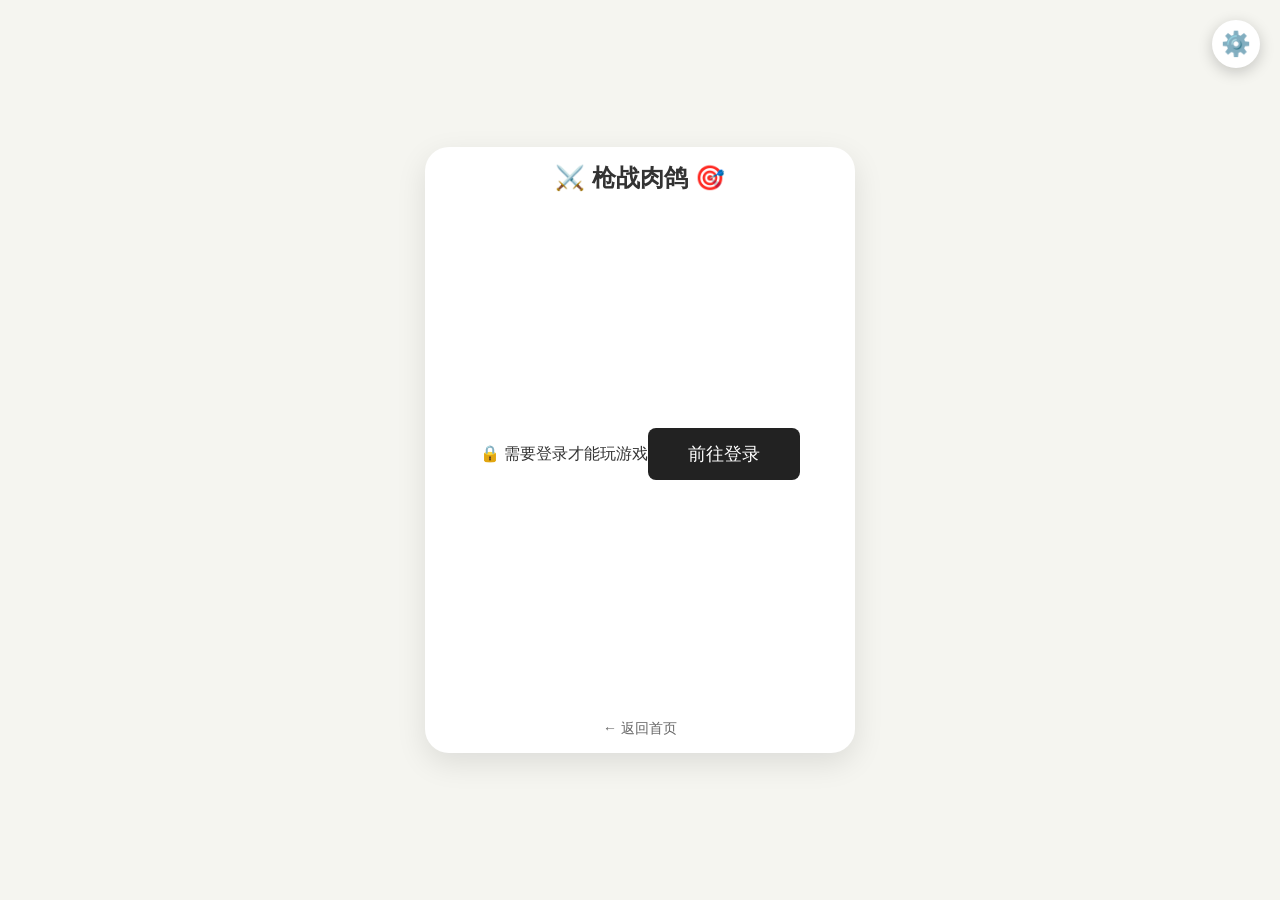
<file: shooting.html>
<!DOCTYPE html>
<html lang="zh-CN">
<head>
    <meta charset="UTF-8">
    <meta name="viewport" content="width=device-width, initial-scale=1.0, user-scalable=no, viewport-fit=cover">
    <title>枪战肉鸽 - 水墨风格</title>
    <link rel="stylesheet" href="style.css">
    <style>
        * {
            user-select: none;
            -webkit-tap-highlight-color: transparent;
        }
        
        body {
            background: #1a1a1a;
            overflow: hidden;
            position: fixed;
            width: 100%;
            height: 100%;
        }
        
        .game-container {
            height: 100vh;
            display: flex;
            flex-direction: column;
            justify-content: center;
            align-items: center;
            background: #f5f5f0;
            padding: 10px;
        }
        
        .game-wrapper {
            background: white;
            border-radius: 24px;
            padding: 15px;
            box-shadow: 0 10px 30px rgba(0,0,0,0.1);
            max-width: 100%;
        }
        
        canvas {
            display: block;
            margin: 0 auto;
            background: #fafaf5;
            border-radius: 16px;
            box-shadow: 0 4px 15px rgba(0,0,0,0.1);
            cursor: none;
            width: 100%;
            height: auto;
        }
        
        .game-info {
            display: flex;
            justify-content: space-between;
            align-items: center;
            padding: 12px 20px;
            margin-top: 15px;
            background: #f0f0e8;
            border-radius: 40px;
        }
        
        .score-box, .ammo-box {
            font-size: 18px;
            font-weight: bold;
            color: #333;
        }
        
        .score-box span, .ammo-box span {
            color: #d32f2f;
            font-size: 24px;
            margin-left: 8px;
        }
        
        .controls {
            display: flex;
            justify-content: center;
            gap: 20px;
            margin-top: 15px;
        }
        
        .ctrl-btn {
            width: 70px;
            height: 70px;
            background: #333;
            color: white;
            border: none;
            border-radius: 50%;
            font-size: 32px;
            cursor: pointer;
            box-shadow: 0 4px 10px rgba(0,0,0,0.2);
            transition: all 0.05s linear;
            touch-action: manipulation;
        }
        
        .ctrl-btn:active {
            transform: scale(0.92);
            background: #555;
        }
        
        .shoot-btn {
            background: #d32f2f;
            width: 80px;
            height: 80px;
            font-size: 28px;
        }
        
        .restart-btn {
            background: #222;
            padding: 10px 24px;
            border-radius: 30px;
            font-size: 14px;
        }
        
        .back-link {
            text-align: center;
            margin-top: 15px;
        }
        
        .back-link a {
            color: #666;
            text-decoration: none;
        }
        
        .login-required {
            text-align: center;
            padding: 40px;
        }
        
        @media (max-width: 768px) {
            .ctrl-btn {
                width: 60px;
                height: 60px;
                font-size: 28px;
            }
            .shoot-btn {
                width: 70px;
                height: 70px;
            }
        }
    </style>
</head>
<body>
    <div class="game-container">
        <div class="game-wrapper">
            <h2 style="text-align: center; margin-bottom: 10px; color: #333;">⚔️ 枪战肉鸽 🎯</h2>
            
            <div id="loginRequired" style="display: none;">
                <div class="login-required">
                    <p>🔒 需要登录才能玩游戏</p>
                    <button id="goToLogin" class="btn-primary">前往登录</button>
                </div>
            </div>
            
            <div id="gameArea">
                <canvas id="gameCanvas" width="800" height="400"></canvas>
                
                <div class="game-info">
                    <div class="score-box">🎯 杀敌: <span id="score">0</span></div>
                    <div class="ammo-box">🔫 弹药: <span id="ammo">30</span></div>
                </div>
                
                <div class="controls">
                    <button id="leftBtn" class="ctrl-btn">◀</button>
                    <button id="shootBtn" class="ctrl-btn shoot-btn">🔫</button>
                    <button id="rightBtn" class="ctrl-btn">▶</button>
                </div>
                
                <div style="display: flex; justify-content: center; gap: 15px; margin-top: 10px;">
                    <button id="restartBtn" class="restart-btn btn-primary">重新开始</button>
                </div>
            </div>
            
            <div class="back-link">
                <a href="index.html">← 返回首页</a>
            </div>
        </div>
    </div>
    
    <script src="shooting.js"></script>
    <script src="settings.js"></script>
</body>
</html>
</file>
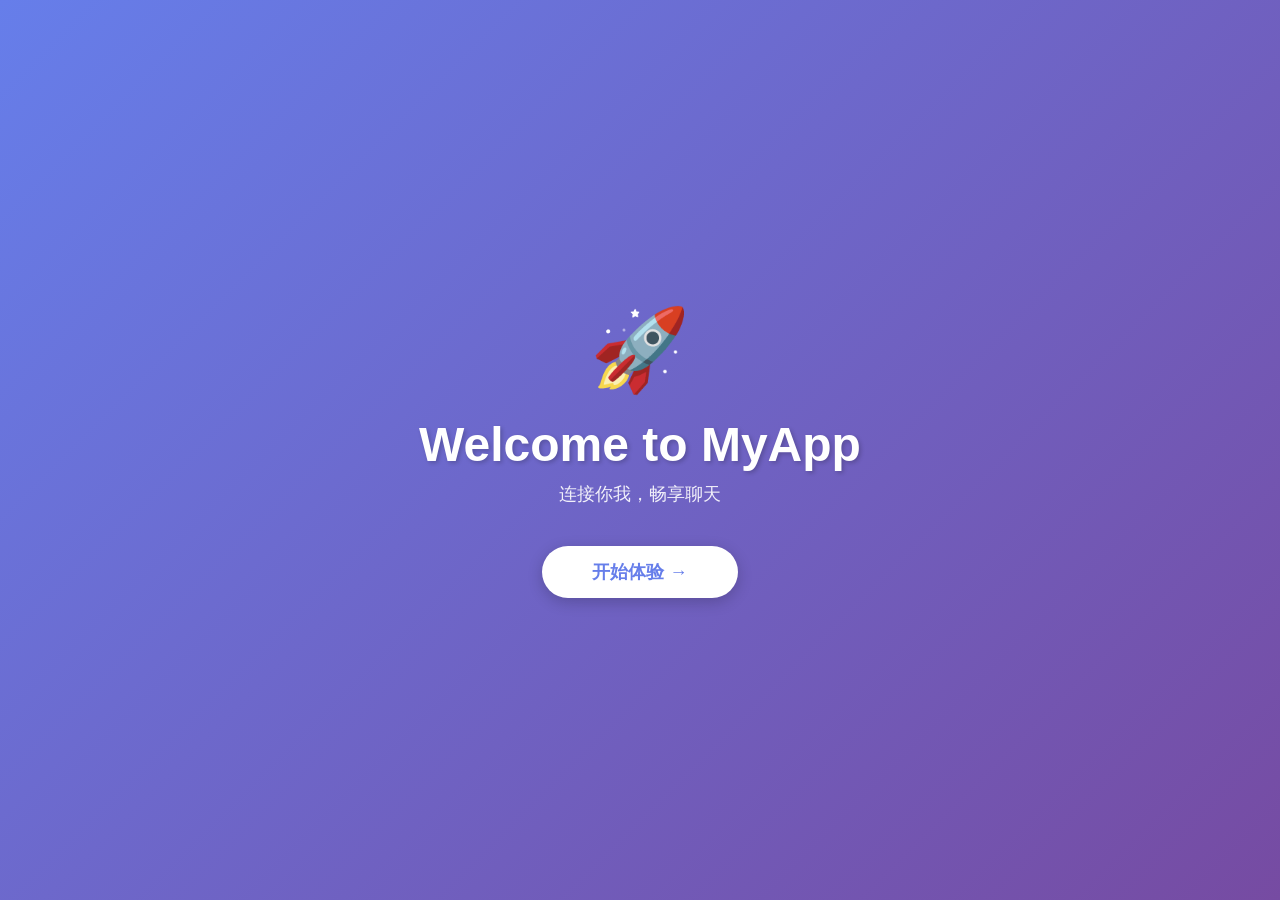
<file: welcome.html>
<!DOCTYPE html>
<html lang="zh-CN">
<head>
    <meta charset="UTF-8">
    <meta name="viewport" content="width=device-width, initial-scale=1.0, user-scalable=no, viewport-fit=cover">
    <title>欢迎</title>
    <style>
        * {
            margin: 0;
            padding: 0;
            box-sizing: border-box;
        }
        
        body {
            background: linear-gradient(135deg, #667eea 0%, #764ba2 100%);
            height: 100vh;
            display: flex;
            justify-content: center;
            align-items: center;
            font-family: 'Microsoft YaHei', -apple-system, BlinkMacSystemFont, 'Segoe UI', Roboto, sans-serif;
        }
        
        .welcome-container {
            text-align: center;
            animation: fadeIn 1s ease;
        }
        
        @keyframes fadeIn {
            from {
                opacity: 0;
                transform: translateY(20px);
            }
            to {
                opacity: 1;
                transform: translateY(0);
            }
        }
        
        .logo {
            font-size: 80px;
            margin-bottom: 20px;
            animation: bounce 1s ease;
        }
        
        @keyframes bounce {
            0%, 100% { transform: translateY(0); }
            50% { transform: translateY(-20px); }
        }
        
        h1 {
            font-size: 48px;
            color: white;
            margin-bottom: 10px;
            text-shadow: 2px 2px 4px rgba(0,0,0,0.2);
        }
        
        .subtitle {
            font-size: 18px;
            color: rgba(255,255,255,0.9);
            margin-bottom: 40px;
        }
        
        .btn-login {
            background: white;
            color: #667eea;
            border: none;
            padding: 14px 50px;
            font-size: 18px;
            border-radius: 50px;
            cursor: pointer;
            transition: all 0.3s;
            font-weight: bold;
            box-shadow: 0 4px 15px rgba(0,0,0,0.2);
        }
        
        .btn-login:hover {
            transform: translateY(-2px);
            box-shadow: 0 6px 20px rgba(0,0,0,0.25);
        }
        
        .btn-login:active {
            transform: translateY(0);
        }
        
        @media (max-width: 768px) {
            .logo {
                font-size: 60px;
            }
            h1 {
                font-size: 32px;
            }
            .subtitle {
                font-size: 14px;
            }
            .btn-login {
                padding: 12px 40px;
                font-size: 16px;
            }
        }
    </style>
</head>
<body>
    <div class="welcome-container">
        <div class="logo">🚀</div>
        <h1>Welcome to MyApp</h1>
        <p class="subtitle">连接你我，畅享聊天</p>
        <button class="btn-login" onclick="goToLogin()">开始体验 →</button>
    </div>
    
    <script>
        function goToLogin() {
            window.location.href = 'login.html';
        }
        
        // 如果已经登录，直接跳转到聊天页面
        const isLoggedIn = sessionStorage.getItem('isLoggedIn') === 'true';
        if (isLoggedIn) {
            window.location.href = 'chat.html';
        }
    </script>
</body>
</html>
</file>
<file: style.css>
/* 全局重置 - 防止滚动 */
* {
    margin: 0;
    padding: 0;
    box-sizing: border-box;
}

html, body {
    width: 100%;
    height: 100%;
    overflow: hidden;
    position: fixed;
    font-family: 'Microsoft YaHei', -apple-system, BlinkMacSystemFont, 'Segoe UI', Roboto, sans-serif;
    background: #f5f5f5;
}

/* 所有主要容器都使用视口高度 */
.container,
.login-container,
.dashboard-container,
.game-container {
    height: 100vh;
    width: 100%;
    overflow-y: auto;
    overflow-x: hidden;
    -webkit-overflow-scrolling: touch;
}

/* 允许内容滚动，但不会双滚动条 */
.game-area {
    overflow: visible;
}

/* 弹球游戏画布自适应 */
#gameCanvas {
    width: 100% !important;
    height: auto !important;
    max-width: 800px;
    margin: 0 auto;
    display: block;
}

/* ========== 全局样式 ========== */
* {
    margin: 0;
    padding: 0;
    box-sizing: border-box;
}

body {
    font-family: 'Microsoft YaHei', -apple-system, BlinkMacSystemFont, 'Segoe UI', Roboto, sans-serif;
    background: #f5f5f5;
    color: #333;
}

/* ========== 首页样式 ========== */
.button-group {
    display: flex;
    gap: 20px;
    justify-content: center;
    flex-wrap: wrap;
}

.container {
    min-height: 100vh;
    display: flex;
    flex-direction: column;
    justify-content: center;
    align-items: center;
    background: #f5f5f5;
}

.container h1 {
    font-size: 48px;
    color: #222;
    margin-bottom: 20px;
}

.container p {
    font-size: 18px;
    color: #666;
    margin-bottom: 40px;
}

.btn-primary {
    background: #222;
    color: white;
    border: none;
    padding: 14px 40px;
    font-size: 18px;
    border-radius: 8px;
    cursor: pointer;
    transition: all 0.3s;
}

.btn-primary:hover {
    background: #444;
    transform: translateY(-2px);
}

/* ========== 登录页面样式 ========== */
.login-container,
.dashboard-container {
    min-height: 100vh;
    display: flex;
    justify-content: center;
    align-items: center;
    background: #f5f5f5;
}

.login-card,
.dashboard-card {
    background: white;
    padding: 50px 40px;
    border-radius: 16px;
    box-shadow: 0 10px 40px rgba(0,0,0,0.1);
    width: 420px;
    max-width: 90%;
}

.login-card h1,
.dashboard-card h1 {
    text-align: center;
    margin-bottom: 35px;
    color: #222;
    font-weight: 600;
}

.input-group {
    margin-bottom: 25px;
}

.input-group label {
    display: block;
    margin-bottom: 8px;
    color: #444;
    font-weight: 500;
}

.input-group input {
    width: 100%;
    padding: 12px 15px;
    border: 1px solid #ddd;
    border-radius: 8px;
    font-size: 16px;
    transition: all 0.3s;
    background: #fff;
}

.input-group input:focus {
    outline: none;
    border-color: #222;
    box-shadow: 0 0 0 2px rgba(34,34,34,0.1);
}

.checkbox-group {
    margin: 20px 0;
    display: flex;
    align-items: center;
    gap: 10px;
}

.checkbox-group input {
    width: 18px;
    height: 18px;
    cursor: pointer;
    accent-color: #222;
}

.checkbox-group label {
    color: #555;
    cursor: pointer;
}

.btn-login {
    width: 100%;
    background: #222;
    color: white;
    border: none;
    padding: 12px;
    font-size: 16px;
    font-weight: 500;
    border-radius: 8px;
    cursor: pointer;
    transition: all 0.3s;
    margin-top: 10px;
}

.btn-login:hover {
    background: #444;
}

.error-msg {
    color: #e74c3c;
    text-align: center;
    margin-top: 15px;
    font-size: 14px;
}

.back-link {
    text-align: center;
    margin-top: 20px;
}

.back-link a {
    color: #666;
    text-decoration: none;
    font-size: 14px;
    transition: color 0.3s;
}

.back-link a:hover {
    color: #222;
}

/* ========== 登录后主页样式 ========== */
.dashboard-card {
    text-align: center;
}

.dashboard-card h1 {
    margin-bottom: 20px;
}

.welcome-text {
    color: #555;
    margin: 30px 0;
    font-size: 18px;
}

.dashboard-buttons {
    display: flex;
    gap: 15px;
    justify-content: center;
    margin-top: 20px;
}

.btn-secondary {
    background: #e0e0e0;
    color: #333;
    border: none;
    padding: 12px 24px;
    font-size: 14px;
    border-radius: 8px;
    cursor: pointer;
    transition: all 0.3s;
}

.btn-secondary:hover {
    background: #ccc;
}

.btn-danger {
    background: #d32f2f;
    color: white;
    border: none;
    padding: 12px 24px;
    font-size: 14px;
    border-radius: 8px;
    cursor: pointer;
    transition: all 0.3s;
}

.btn-danger:hover {
    background: #b71c1c;
}
/* ========== 游戏页面样式 ========== */
.game-container {
    min-height: 100vh;
    background: #f5f5f5;
    padding: 40px 20px;
}

.game-wrapper {
    max-width: 900px;
    margin: 0 auto;
    background: white;
    border-radius: 16px;
    padding: 30px;
    box-shadow: 0 10px 40px rgba(0,0,0,0.1);
}

.game-wrapper h1 {
    text-align: center;
    color: #222;
    margin-bottom: 20px;
}

.game-area {
    text-align: center;
    margin-bottom: 20px;
}

#gameCanvas {
    background: #1a1a1a;
    border-radius: 12px;
    box-shadow: 0 5px 20px rgba(0,0,0,0.2);
    cursor: none;
    max-width: 100%;
    height: auto;
}

.game-info {
    display: flex;
    justify-content: center;
    gap: 40px;
    margin: 20px 0;
    padding: 15px;
    background: #f0f0f0;
    border-radius: 12px;
}

.score-box, .lives-box {
    font-size: 20px;
    font-weight: bold;
    color: #222;
}

.score-box span, .lives-box span {
    color: #d32f2f;
    font-size: 24px;
    margin-left: 10px;
}

.btn-reset {
    background: #222;
    color: white;
    border: none;
    padding: 10px 24px;
    font-size: 16px;
    border-radius: 8px;
    cursor: pointer;
    transition: all 0.3s;
}

.btn-reset:hover {
    background: #444;
    transform: scale(1.02);
}

.game-controls {
    text-align: center;
    margin: 20px 0;
    padding: 15px;
    background: #f9f9f9;
    border-radius: 12px;
}

.game-controls p {
    color: #666;
    margin: 5px 0;
    font-size: 14px;
}

/* ========== 游戏登录提示 ========== */
.login-required {
    min-height: 500px;
    display: flex;
    align-items: center;
    justify-content: center;
}

.login-warning {
    text-align: center;
    padding: 60px;
    background: #f9f9f9;
    border-radius: 16px;
}

.login-warning p {
    font-size: 20px;
    color: #333;
    margin-bottom: 30px;
}

/* ========== 首页用户信息 ========== */
.user-info {
    margin-top: 30px;
    text-align: center;
}

.user-welcome {
    display: inline-flex;
    align-items: center;
    gap: 15px;
    padding: 10px 20px;
    background: #f0f0f0;
    border-radius: 30px;
    font-size: 16px;
    color: #333;
}

.btn-logout-small {
    background: #d32f2f;
    color: white;
    border: none;
    padding: 6px 16px;
    border-radius: 20px;
    cursor: pointer;
    font-size: 14px;
    transition: all 0.3s;
}

.btn-logout-small:hover {
    background: #b71c1c;
}

/* ========== 全局设置按钮 ========== */
.gear-settings {
    position: fixed;
    top: 20px;
    right: 20px;
    z-index: 1000;
}

.gear-icon {
    width: 48px;
    height: 48px;
    background: white;
    border-radius: 16px;
    display: flex;
    align-items: center;
    justify-content: center;
    cursor: pointer;
    box-shadow: 0 4px 15px rgba(0,0,0,0.15);
    transition: all 0.3s ease;
    font-size: 24px;
}

.gear-icon:hover {
    transform: rotate(30deg);
    box-shadow: 0 6px 20px rgba(0,0,0,0.2);
}

/* 设置菜单面板 */
.settings-menu {
    position: fixed;
    top: 80px;
    right: 20px;
    width: 320px;
    background: white;
    border-radius: 20px;
    box-shadow: 0 10px 40px rgba(0,0,0,0.2);
    z-index: 1001;
    overflow: hidden;
    animation: slideIn 0.2s ease;
}

@keyframes slideIn {
    from {
        opacity: 0;
        transform: translateY(-10px);
    }
    to {
        opacity: 1;
        transform: translateY(0);
    }
}

.settings-header {
    padding: 20px;
    background: #f8f8f8;
    border-bottom: 1px solid #eee;
    text-align: center;
}

.settings-header h3 {
    margin: 0;
    color: #222;
    font-size: 18px;
}

.settings-items {
    padding: 10px 0;
}

.settings-item {
    display: flex;
    align-items: center;
    gap: 15px;
    padding: 14px 20px;
    cursor: pointer;
    transition: background 0.2s;
    border-bottom: 1px solid #f0f0f0;
}

.settings-item:hover {
    background: #f5f5f5;
}

.settings-item .icon {
    font-size: 20px;
    width: 32px;
    text-align: center;
}

.settings-item .text {
    flex: 1;
    font-size: 15px;
    color: #333;
}

.settings-item .arrow {
    color: #999;
    font-size: 14px;
}

.settings-divider {
    height: 1px;
    background: #eee;
    margin: 8px 0;
}

.danger-item {
    color: #d32f2f;
}

.danger-item .text {
    color: #d32f2f;
}

/* 遮罩层 */
.settings-overlay {
    position: fixed;
    top: 0;
    left: 0;
    width: 100%;
    height: 100%;
    background: rgba(0,0,0,0.3);
    z-index: 999;
    animation: fadeIn 0.2s ease;
}

@keyframes fadeIn {
    from {
        opacity: 0;
    }
    to {
        opacity: 1;
    }
}

/* 弹窗样式 */
.modal-popup {
    position: fixed;
    top: 50%;
    left: 50%;
    transform: translate(-50%, -50%);
    width: 360px;
    background: white;
    border-radius: 20px;
    box-shadow: 0 20px 60px rgba(0,0,0,0.3);
    z-index: 1002;
    overflow: hidden;
    animation: modalIn 0.2s ease;
}

@keyframes modalIn {
    from {
        opacity: 0;
        transform: translate(-50%, -50%) scale(0.9);
    }
    to {
        opacity: 1;
        transform: translate(-50%, -50%) scale(1);
    }
}

.modal-header {
    padding: 20px;
    background: #f8f8f8;
    border-bottom: 1px solid #eee;
    text-align: center;
}

.modal-header h3 {
    margin: 0;
    color: #222;
}

.modal-body {
    padding: 20px;
}

.modal-body input {
    width: 100%;
    padding: 12px;
    border: 1px solid #ddd;
    border-radius: 12px;
    font-size: 14px;
    margin-bottom: 15px;
}

.modal-body input:focus {
    outline: none;
    border-color: #222;
}

.modal-footer {
    display: flex;
    gap: 10px;
    padding: 0 20px 20px 20px;
}

.modal-footer button {
    flex: 1;
    padding: 12px;
    border: none;
    border-radius: 12px;
    cursor: pointer;
    font-size: 14px;
    transition: all 0.2s;
}

.modal-confirm {
    background: #222;
    color: white;
}

.modal-confirm:hover {
    background: #444;
}

.modal-cancel {
    background: #f0f0f0;
    color: #333;
}

.modal-cancel:hover {
    background: #e0e0e0;
}

.avatar-preview {
    text-align: center;
    margin-bottom: 20px;
}

.avatar-circle {
    width: 80px;
    height: 80px;
    background: #222;
    border-radius: 50%;
    display: inline-flex;
    align-items: center;
    justify-content: center;
    font-size: 40px;
    color: white;
}

/* ========== 登录/注册标签 ========== */
.tab-buttons {
    display: flex;
    gap: 10px;
    margin-bottom: 30px;
    border-bottom: 1px solid #eee;
    padding-bottom: 10px;
}

.tab-btn {
    flex: 1;
    background: none;
    border: none;
    padding: 12px;
    font-size: 16px;
    cursor: pointer;
    border-radius: 8px;
    transition: all 0.3s;
    color: #666;
}

.tab-btn.active {
    background: #222;
    color: white;
}

.tab-btn:hover:not(.active) {
    background: #f0f0f0;
}

.form-container h1 {
    margin-bottom: 25px;
}

/* ========== 头像设置弹窗样式 ========== */
.avatar-settings .input-group label {
    display: block;
    margin-bottom: 5px;
    font-size: 14px;
    color: #555;
}

.avatar-option:hover {
    transform: scale(1.05);
}

/* 修复齿轮按钮被遮挡 */
.gear-settings {
    position: fixed;
    top: 20px;
    right: 20px;
    z-index: 9999 !important;
}

.gear-icon {
    width: 48px;
    height: 48px;
    background: white;
    border-radius: 16px;
    display: flex;
    align-items: center;
    justify-content: center;
    cursor: pointer;
    box-shadow: 0 4px 15px rgba(0,0,0,0.15);
    transition: all 0.3s ease;
    font-size: 24px;
    z-index: 9999 !important;
    position: relative;
}

/* 确保设置菜单在最上层 */
.settings-menu {
    z-index: 10000 !important;
}

.settings-overlay {
    z-index: 9998 !important;
}

/* 右上角齿轮按钮 - 强制在最上层 */
.gear-settings {
    position: fixed !important;
    top: 20px !important;
    right: 20px !important;
    z-index: 99999 !important;
    display: block !important;
}

.gear-icon {
    width: 48px !important;
    height: 48px !important;
    background: white !important;
    border-radius: 50% !important;
    display: flex !important;
    align-items: center !important;
    justify-content: center !important;
    cursor: pointer !important;
    box-shadow: 0 4px 15px rgba(0,0,0,0.2) !important;
    font-size: 24px !important;
    transition: all 0.3s ease !important;
}

.gear-icon:hover {
    transform: rotate(30deg) !important;
    background: #f0f0f0 !important;
}
</file>
